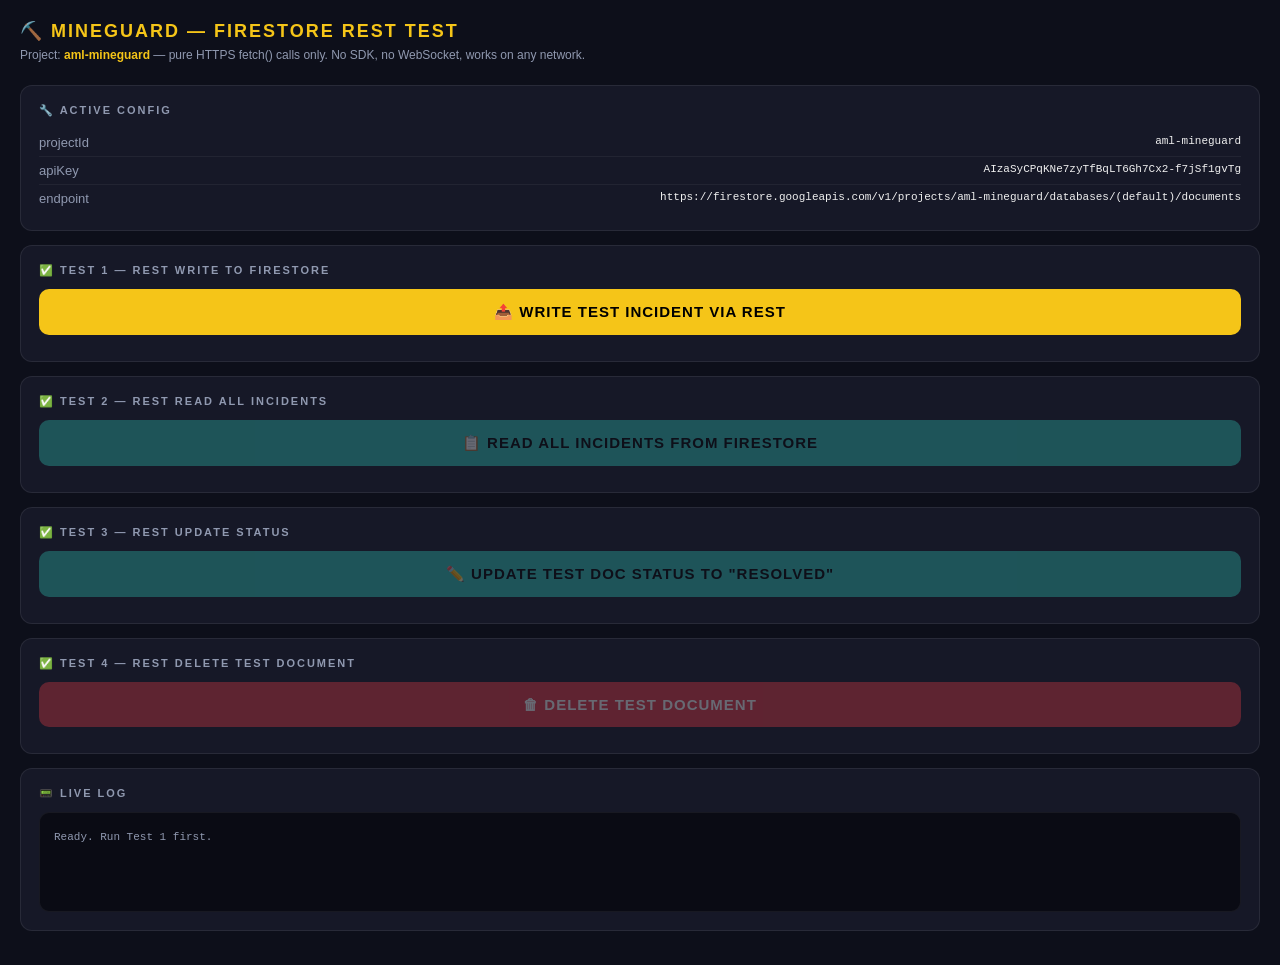
<file: firebase_rest_test.html>
<!DOCTYPE html>
<html lang="en">
<head>
  <meta charset="UTF-8"/>
  <meta name="viewport" content="width=device-width, initial-scale=1.0"/>
  <title>MineGuard — Firestore REST Test (aml-mineguard)</title>
  <style>
    *{box-sizing:border-box;margin:0;padding:0}
    body{background:#0d0f1a;color:#f0f0f0;font-family:'Segoe UI',sans-serif;padding:20px}
    h1{font-size:18px;color:#f5c518;margin-bottom:4px;letter-spacing:2px;text-transform:uppercase}
    .sub{font-size:12px;color:#9099b0;margin-bottom:20px;line-height:1.6}
    .card{background:#161827;border:1px solid rgba(255,255,255,0.08);border-radius:12px;padding:18px;margin-bottom:14px}
    .card-title{font-size:11px;font-weight:700;letter-spacing:2px;text-transform:uppercase;color:#9099b0;margin-bottom:12px}
    .btn{border:none;border-radius:10px;font-size:15px;font-weight:800;letter-spacing:1px;padding:14px 20px;cursor:pointer;width:100%;text-transform:uppercase;margin-bottom:8px;display:block;transition:opacity 0.2s}
    .btn:hover{opacity:0.85}.btn:disabled{opacity:0.35;cursor:not-allowed}
    .btn-y{background:#f5c518;color:#000}
    .btn-g{background:#2ec4b6;color:#000}
    .btn-r{background:#e63946;color:#fff}
    .status{padding:12px 16px;border-radius:10px;font-size:13px;font-weight:600;margin:8px 0;display:none;line-height:1.7;word-break:break-all}
    .s-ok{background:rgba(46,196,182,0.12);border:1px solid rgba(46,196,182,0.3);color:#2ec4b6;display:block}
    .s-err{background:rgba(230,57,70,0.12);border:1px solid rgba(230,57,70,0.3);color:#e63946;display:block}
    .s-warn{background:rgba(255,140,0,0.12);border:1px solid rgba(255,140,0,0.3);color:#ff8c00;display:block}
    #log{background:#0a0b14;border:1px solid rgba(255,255,255,0.06);border-radius:10px;padding:14px;font-family:'Courier New',monospace;font-size:11px;line-height:1.9;min-height:100px;max-height:400px;overflow-y:auto;white-space:pre-wrap;word-break:break-all}
    .ok{color:#2ec4b6}.er{color:#e63946}.wa{color:#ff8c00}.hi{color:#f5c518}.in{color:#9099b0}
    .row{display:flex;justify-content:space-between;padding:6px 0;border-bottom:1px solid rgba(255,255,255,0.05);font-size:13px}
    .row:last-child{border-bottom:none}
    .rk{color:#9099b0}.rv{font-family:monospace;font-size:11px;color:#f0f0f0;word-break:break-all;text-align:right}
  </style>
</head>
<body>
<h1>⛏️ MineGuard — Firestore REST Test</h1>
<p class="sub">Project: <strong style="color:#f5c518">aml-mineguard</strong> — pure HTTPS fetch() calls only. No SDK, no WebSocket, works on any network.</p>

<div class="card">
  <div class="card-title">🔧 Active Config</div>
  <div id="cfgRows"></div>
</div>

<div class="card">
  <div class="card-title">✅ Test 1 — REST Write to Firestore</div>
  <button class="btn btn-y" id="b1" onclick="t1()">📤 Write Test Incident via REST</button>
  <div class="status" id="s1"></div>
</div>

<div class="card">
  <div class="card-title">✅ Test 2 — REST Read All Incidents</div>
  <button class="btn btn-g" id="b2" onclick="t2()" disabled>📋 Read All Incidents from Firestore</button>
  <div class="status" id="s2"></div>
</div>

<div class="card">
  <div class="card-title">✅ Test 3 — REST Update Status</div>
  <button class="btn btn-g" id="b3" onclick="t3()" disabled>✏️ Update Test Doc Status to "resolved"</button>
  <div class="status" id="s3"></div>
</div>

<div class="card">
  <div class="card-title">✅ Test 4 — REST Delete Test Document</div>
  <button class="btn btn-r" id="b4" onclick="t4()" disabled>🗑 Delete Test Document</button>
  <div class="status" id="s4"></div>
</div>

<div class="card">
  <div class="card-title">📟 Live Log</div>
  <div id="log"><span class="in">Ready. Run Test 1 first.</span></div>
</div>

<!-- NO Firebase SDK scripts needed — pure REST only -->
<script>
const PROJECT_ID = 'aml-mineguard';
const API_KEY    = 'AIzaSyCPqKNe7zyTfBqLT6Gh7Cx2-f7jSf1gvTg';
const BASE       = `https://firestore.googleapis.com/v1/projects/${PROJECT_ID}/databases/(default)/documents`;
const KEY_PARAM  = `?key=${API_KEY}`;

document.getElementById('cfgRows').innerHTML = [
  ['projectId', PROJECT_ID],
  ['apiKey', API_KEY],
  ['endpoint', BASE]
].map(([k,v]) => `<div class="row"><span class="rk">${k}</span><span class="rv">${v}</span></div>`).join('');

const logEl = document.getElementById('log');
let lastDocId = null;

function log(msg, c='in') {
  const t = new Date().toLocaleTimeString();
  logEl.innerHTML += '\n<span class="'+c+'">['+t+'] '+msg+'</span>';
  logEl.scrollTop = logEl.scrollHeight;
}
function st(id, msg, c) {
  const e = document.getElementById(id);
  e.textContent = msg; e.className = 'status ' + c;
}

// Convert JS value → Firestore REST field
function toFSValue(v) {
  if (v === null || v === undefined) return { nullValue: null };
  if (typeof v === 'boolean')  return { booleanValue: v };
  if (typeof v === 'number')   return Number.isInteger(v) ? { integerValue: String(v) } : { doubleValue: v };
  if (typeof v === 'string')   return { stringValue: v };
  if (Array.isArray(v))        return { arrayValue: { values: v.map(toFSValue) } };
  if (typeof v === 'object')   return { mapValue: { fields: toFSFields(v) } };
  return { stringValue: String(v) };
}
function toFSFields(obj) {
  const f = {};
  for (const [k, v] of Object.entries(obj)) f[k] = toFSValue(v);
  return f;
}

// Convert Firestore REST field → JS value
function fromFSValue(v) {
  if (!v || typeof v !== 'object') return null;
  if ('nullValue'    in v) return null;
  if ('booleanValue' in v) return v.booleanValue;
  if ('integerValue' in v) return parseInt(v.integerValue, 10);
  if ('doubleValue'  in v) return v.doubleValue;
  if ('stringValue'  in v) return v.stringValue;
  if ('arrayValue'   in v) return (v.arrayValue.values || []).map(fromFSValue);
  if ('mapValue'     in v) return fromFSFields(v.mapValue.fields || {});
  return null;
}
function fromFSFields(fields) {
  const obj = {};
  for (const [k, v] of Object.entries(fields || {})) obj[k] = fromFSValue(v);
  return obj;
}

// ── Test 1: Write ─────────────────────────────────────────────────────────────
async function t1() {
  document.getElementById('b1').disabled = true;
  log('=== Test 1: REST Write ===', 'hi');

  const url = `${BASE}/incidents${KEY_PARAM}`;
  const doc = {
    _test:       true,
    name:        'REST API Test Worker',
    badge:       'AML-REST-001',
    dept:        'Safety / REST Test',
    type:        'hazard',
    severity:    'low',
    location:    'firebase_rest_test.html (aml-mineguard)',
    description: 'Written via Firestore REST API. Safe to delete.',
    status:      'open',
    createdAt:   Date.now(),
    savedAt:     new Date().toLocaleString()
  };

  try {
    log('POST ' + url.split('?')[0], 'in');
    const resp = await Promise.race([
      fetch(url, {
        method:  'POST',
        headers: { 'Content-Type': 'application/json' },
        body:    JSON.stringify({ fields: toFSFields(doc) })
      }),
      new Promise((_,r) => setTimeout(() => r(new Error('TIMEOUT after 12s')), 12000))
    ]);
    const data = await resp.json();

    if (!resp.ok) {
      log('✗ HTTP ' + resp.status + ': ' + (data.error && data.error.message), 'er');
      let fix = '';
      if (resp.status === 403) fix = '\n\nFIX: Firestore Security Rules blocking writes.\nFirestore Console → Rules → allow read, write: if true → Publish';
      if (resp.status === 404) fix = '\n\nFIX: Database not found. Verify projectId="aml-mineguard" and Firestore database was created.';
      st('s1', '✗ Write failed: ' + (data.error && data.error.message) + ' (HTTP ' + resp.status + ')' + fix, 's-err');
    } else {
      lastDocId = data.name.split('/').pop();
      log('✅ Write SUCCESS! Doc ID: ' + lastDocId, 'ok');
      st('s1',
        '✅ REST write succeeded!\n\nDoc ID: ' + lastDocId + '\n\n' +
        'Check Firebase Console → aml-mineguard → Firestore → Data → incidents collection.\n' +
        'You should see this document there now.',
        's-ok');
      document.getElementById('b2').disabled = false;
      document.getElementById('b3').disabled = false;
      document.getElementById('b4').disabled = false;
    }
  } catch(e) {
    log('✗ Error: ' + e.message, 'er');
    if (e.message.includes('TIMEOUT')) {
      st('s1', '✗ Timeout — Firestore did not respond in 12s.\n\nCheck Firebase Console → Firestore Database → confirm "default" database exists with a region set for project aml-mineguard.', 's-err');
    } else {
      st('s1', '✗ Network error: ' + e.message + '\n\nCheck your internet connection.', 's-err');
    }
  }
  document.getElementById('b1').disabled = false;
}

// ── Test 2: Read all ──────────────────────────────────────────────────────────
async function t2() {
  document.getElementById('b2').disabled = true;
  log('=== Test 2: REST Read All Incidents ===', 'hi');

  const url = `https://firestore.googleapis.com/v1/projects/${PROJECT_ID}/databases/(default)/documents:runQuery${KEY_PARAM}`;
  const body = JSON.stringify({
    structuredQuery: {
      from:    [{ collectionId: 'incidents' }],
      orderBy: [{ field: { fieldPath: 'createdAt' }, direction: 'DESCENDING' }],
      limit:   20
    }
  });

  try {
    const resp = await fetch(url, {
      method:  'POST',
      headers: { 'Content-Type': 'application/json' },
      body
    });
    const results = await resp.json();

    if (!resp.ok) {
      log('✗ Query failed: ' + JSON.stringify(results), 'er');
      st('s2', '✗ Query failed: HTTP ' + resp.status, 's-err');
    } else {
      const docs = (Array.isArray(results) ? results : [])
        .filter(r => r.document)
        .map(r => ({ ...fromFSFields(r.document.fields), _id: r.document.name.split('/').pop() }));
      log('✅ Read SUCCESS! Found ' + docs.length + ' document(s)', 'ok');
      docs.forEach(d => log('  • ' + d._id + ' | ' + d.name + ' | ' + d.type + ' | ' + d.status, 'ok'));
      st('s2',
        '✅ Read succeeded! Found ' + docs.length + ' incident(s) in Firestore.\n\n' +
        (docs.length > 0 ? 'Most recent: ' + docs[0].name + ' — ' + docs[0].savedAt : 'Collection is empty.'),
        docs.length > 0 ? 's-ok' : 's-warn');
    }
  } catch(e) {
    log('✗ Network error: ' + e.message, 'er');
    st('s2', '✗ ' + e.message, 's-err');
  }
  document.getElementById('b2').disabled = false;
}

// ── Test 3: Update status ─────────────────────────────────────────────────────
async function t3() {
  if (!lastDocId) { alert('Run Test 1 first'); return; }
  document.getElementById('b3').disabled = true;
  log('=== Test 3: REST Update Doc ' + lastDocId + ' ===', 'hi');

  const url = `${BASE}/incidents/${lastDocId}${KEY_PARAM}&updateMask.fieldPaths=status&updateMask.fieldPaths=resolvedAt`;
  const body = JSON.stringify({
    fields: {
      status:     { stringValue: 'resolved' },
      resolvedAt: { stringValue: new Date().toLocaleString() }
    }
  });

  try {
    const resp = await fetch(url, {
      method:  'PATCH',
      headers: { 'Content-Type': 'application/json' },
      body
    });
    if (resp.ok) {
      log('✅ Update SUCCESS! Status set to "resolved"', 'ok');
      st('s3', '✅ Update succeeded! Document status set to "resolved".', 's-ok');
    } else {
      const data = await resp.json();
      log('✗ Update failed: ' + (data.error && data.error.message), 'er');
      st('s3', '✗ Update failed: ' + (data.error && data.error.message), 's-err');
    }
  } catch(e) {
    log('✗ ' + e.message, 'er');
    st('s3', '✗ ' + e.message, 's-err');
  }
  document.getElementById('b3').disabled = false;
}

// ── Test 4: Delete ────────────────────────────────────────────────────────────
async function t4() {
  if (!lastDocId) { alert('Run Test 1 first'); return; }
  document.getElementById('b4').disabled = true;
  log('=== Test 4: REST Delete Doc ' + lastDocId + ' ===', 'hi');

  const url = `${BASE}/incidents/${lastDocId}${KEY_PARAM}`;
  try {
    const resp = await fetch(url, { method: 'DELETE' });
    if (resp.ok || resp.status === 200) {
      log('✅ Delete SUCCESS! Doc ' + lastDocId + ' removed.', 'ok');
      st('s4', '✅ Test document deleted from Firestore.\n\n🎉 ALL 4 TESTS PASSED!\n\nFirestore sync is fully working on project aml-mineguard.\n\nUpload firebase.js, index.html, admin.html, and sw.js to GitHub — sync will work on all devices and networks.', 's-ok');
      lastDocId = null;
    } else {
      log('✗ Delete failed: HTTP ' + resp.status, 'er');
      st('s4', '✗ Delete failed: HTTP ' + resp.status, 's-err');
    }
  } catch(e) {
    log('✗ ' + e.message, 'er');
    st('s4', '✗ ' + e.message, 's-err');
  }
  document.getElementById('b4').disabled = false;
}
</script>
</body>
</html>
</file>
